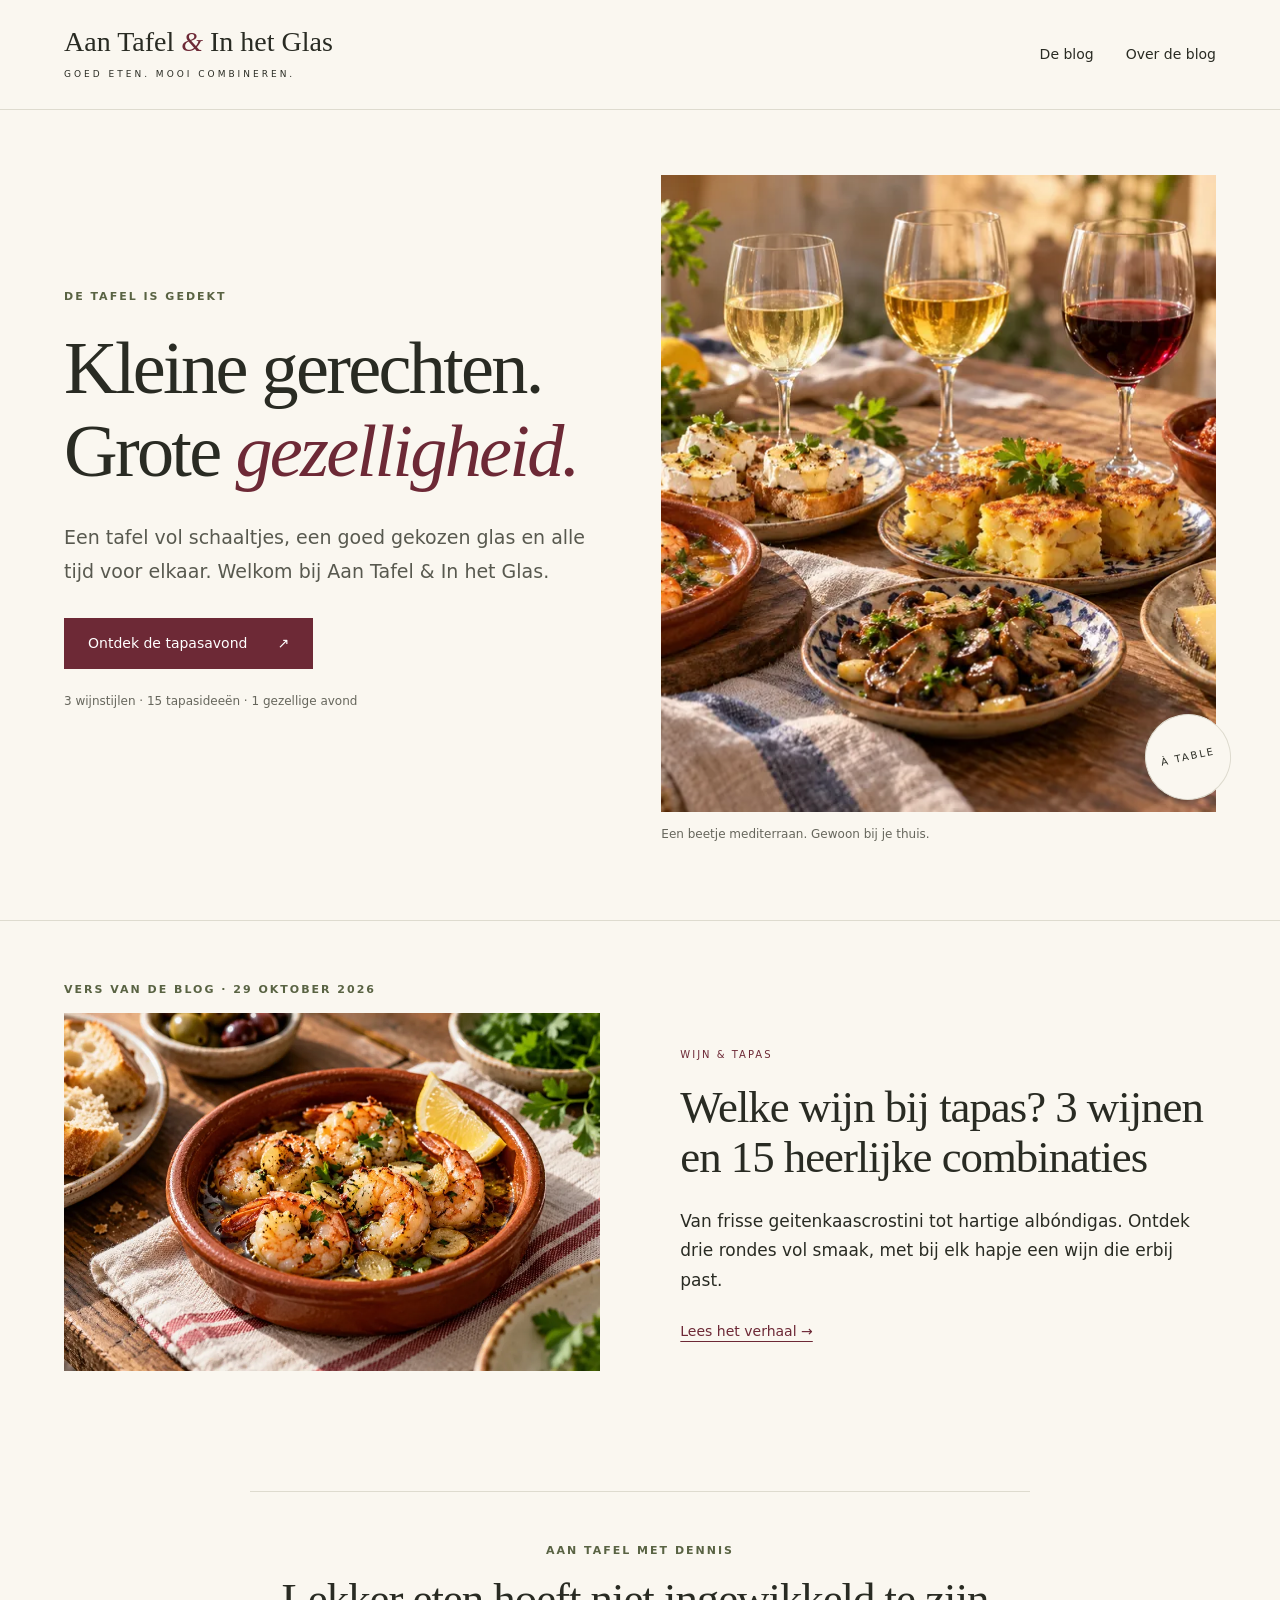
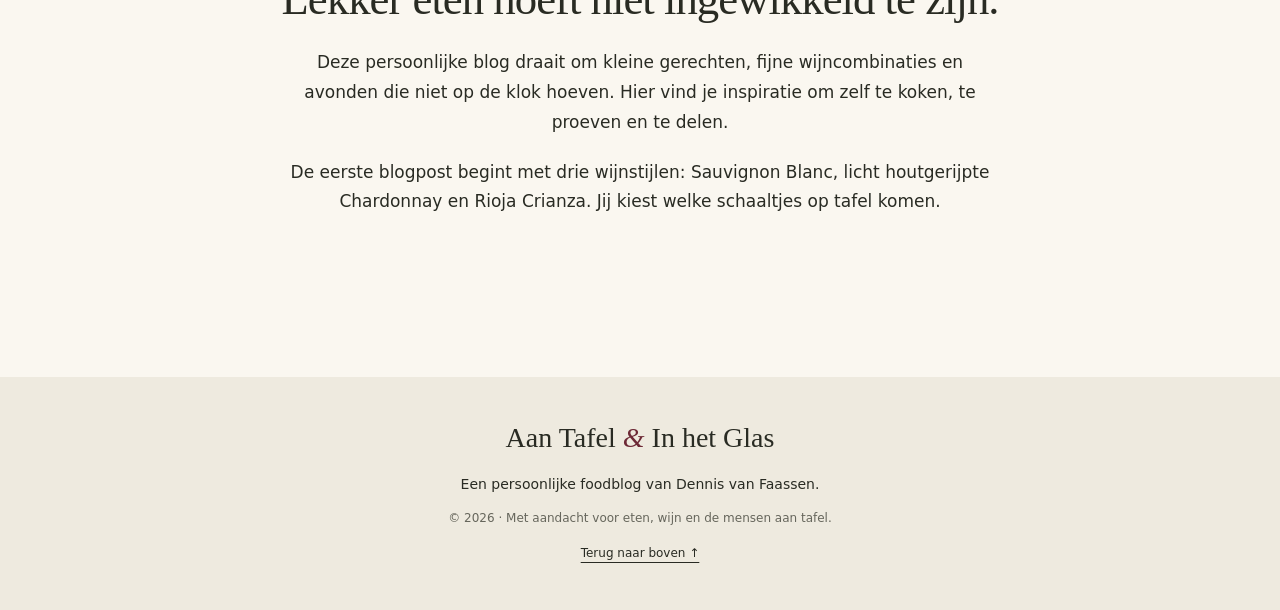
<file: index.html>
<!doctype html><html lang="nl"><head><meta charset="utf-8"><meta name="viewport" content="width=device-width,initial-scale=1"><title>Aan Tafel & In het Glas | Tapas, wijn en samen eten</title><meta name="description" content="Inspiratie voor gezellige avonden aan tafel. Ontdek welke wijn bij tapas past met 15 hapjes bij Sauvignon Blanc, Chardonnay en Rioja Crianza."><meta name="theme-color" content="#6d2936"><link rel="canonical" href="https://dennisvanfaassen.github.io/FoodBlog/"><link rel="icon" href="assets/favicon.svg" type="image/svg+xml"><link rel="stylesheet" href="assets/style.css"><meta property="og:type" content="website"><meta property="og:locale" content="nl_NL"><meta property="og:title" content="Aan Tafel & In het Glas | Tapas, wijn en samen eten"><meta property="og:description" content="Inspiratie voor gezellige avonden aan tafel. Ontdek welke wijn bij tapas past met 15 hapjes bij Sauvignon Blanc, Chardonnay en Rioja Crianza."><meta property="og:url" content="https://dennisvanfaassen.github.io/FoodBlog/"><meta property="og:image" content="https://dennisvanfaassen.github.io/FoodBlog/assets/tapas-met-witte-en-rode-wijn-960.webp"><meta name="twitter:card" content="summary_large_image"><meta property="og:image:alt" content="Een tapastafel met kleine gerechten en glazen witte en rode wijn"><meta property="og:image:width" content="960"><meta property="og:image:height" content="640"><meta property="og:image:type" content="image/webp"><meta name="robots" content="index,follow,max-image-preview:large"></head><body><a class="skip" href="#main">Naar de inhoud</a><header class="header"><a class="brand" href="index.html">Aan Tafel <i>&</i> In het Glas<span>GOED ETEN. MOOI COMBINEREN.</span></a><nav aria-label="Hoofdnavigatie"><a href="wijn-bij-tapas/index.html">De blog</a><a href="#over">Over de blog</a></nav></header><main id="main"><section class="home-hero" id="top"><div><p class="eyebrow">DE TAFEL IS GEDEKT</p><h1>Kleine gerechten.<br>Grote <em>gezelligheid.</em></h1><p class="lead">Een tafel vol schaaltjes, een goed gekozen glas en alle tijd voor elkaar. Welkom bij Aan Tafel & In het Glas.</p><a class="button" href="wijn-bij-tapas/index.html">Ontdek de tapasavond <span>↗</span></a><p class="small">3 wijnstijlen · 15 tapasideeën · 1 gezellige avond</p></div><figure><img src="assets/tapas-met-witte-en-rode-wijn-960.webp" srcset="assets/tapas-met-witte-en-rode-wijn-480.webp 480w, assets/tapas-met-witte-en-rode-wijn-960.webp 960w" sizes="(max-width: 700px) calc(100vw - 44px), (max-width: 1440px) 44vw, 630px" width="960" height="640" alt="Tapastafel met witte en rode wijn, garnalen, tortilla en kaas" fetchpriority="high" decoding="async"><figcaption>Een beetje mediterraan. Gewoon bij je thuis.</figcaption></figure></section><section class="latest"><p class="eyebrow">VERS VAN DE BLOG · 29 OKTOBER 2026</p><div class="feature"><a class="feature-image" href="wijn-bij-tapas/index.html"><img src="assets/gambas-al-ajillo-knoflook-peterselie-960.webp" srcset="assets/gambas-al-ajillo-knoflook-peterselie-480.webp 480w, assets/gambas-al-ajillo-knoflook-peterselie-960.webp 960w" sizes="(max-width: 700px) calc(100vw - 44px), (max-width: 1440px) 44vw, 630px" width="960" height="640" alt="Gambas al ajillo met knoflook, peterselie en citroen in een terracotta schaaltje" loading="lazy" decoding="async"></a><div><span class="tag">WIJN & TAPAS</span><h2><a href="wijn-bij-tapas/index.html">Welke wijn bij tapas? 3 wijnen en 15 heerlijke combinaties</a></h2><p>Van frisse geitenkaascrostini tot hartige albóndigas. Ontdek drie rondes vol smaak, met bij elk hapje een wijn die erbij past.</p><a class="textlink" href="wijn-bij-tapas/index.html">Lees het verhaal →</a></div></div></section><section class="about" id="over"><p class="eyebrow">AAN TAFEL MET DENNIS</p><h2>Lekker eten hoeft niet ingewikkeld te zijn.</h2><p>Deze persoonlijke blog draait om kleine gerechten, fijne wijncombinaties en avonden die niet op de klok hoeven. Hier vind je inspiratie om zelf te koken, te proeven en te delen.</p><p>De eerste blogpost begint met drie wijnstijlen: Sauvignon Blanc, licht houtgerijpte Chardonnay en Rioja Crianza. Jij kiest welke schaaltjes op tafel komen.</p></section></main><footer><a class="brand" href="index.html">Aan Tafel <i>&</i> In het Glas</a><p>Een persoonlijke foodblog van Dennis van Faassen.</p><p class="small">© 2026 · Met aandacht voor eten, wijn en de mensen aan tafel.</p><a href="#top">Terug naar boven ↑</a></footer></body></html>
</file>
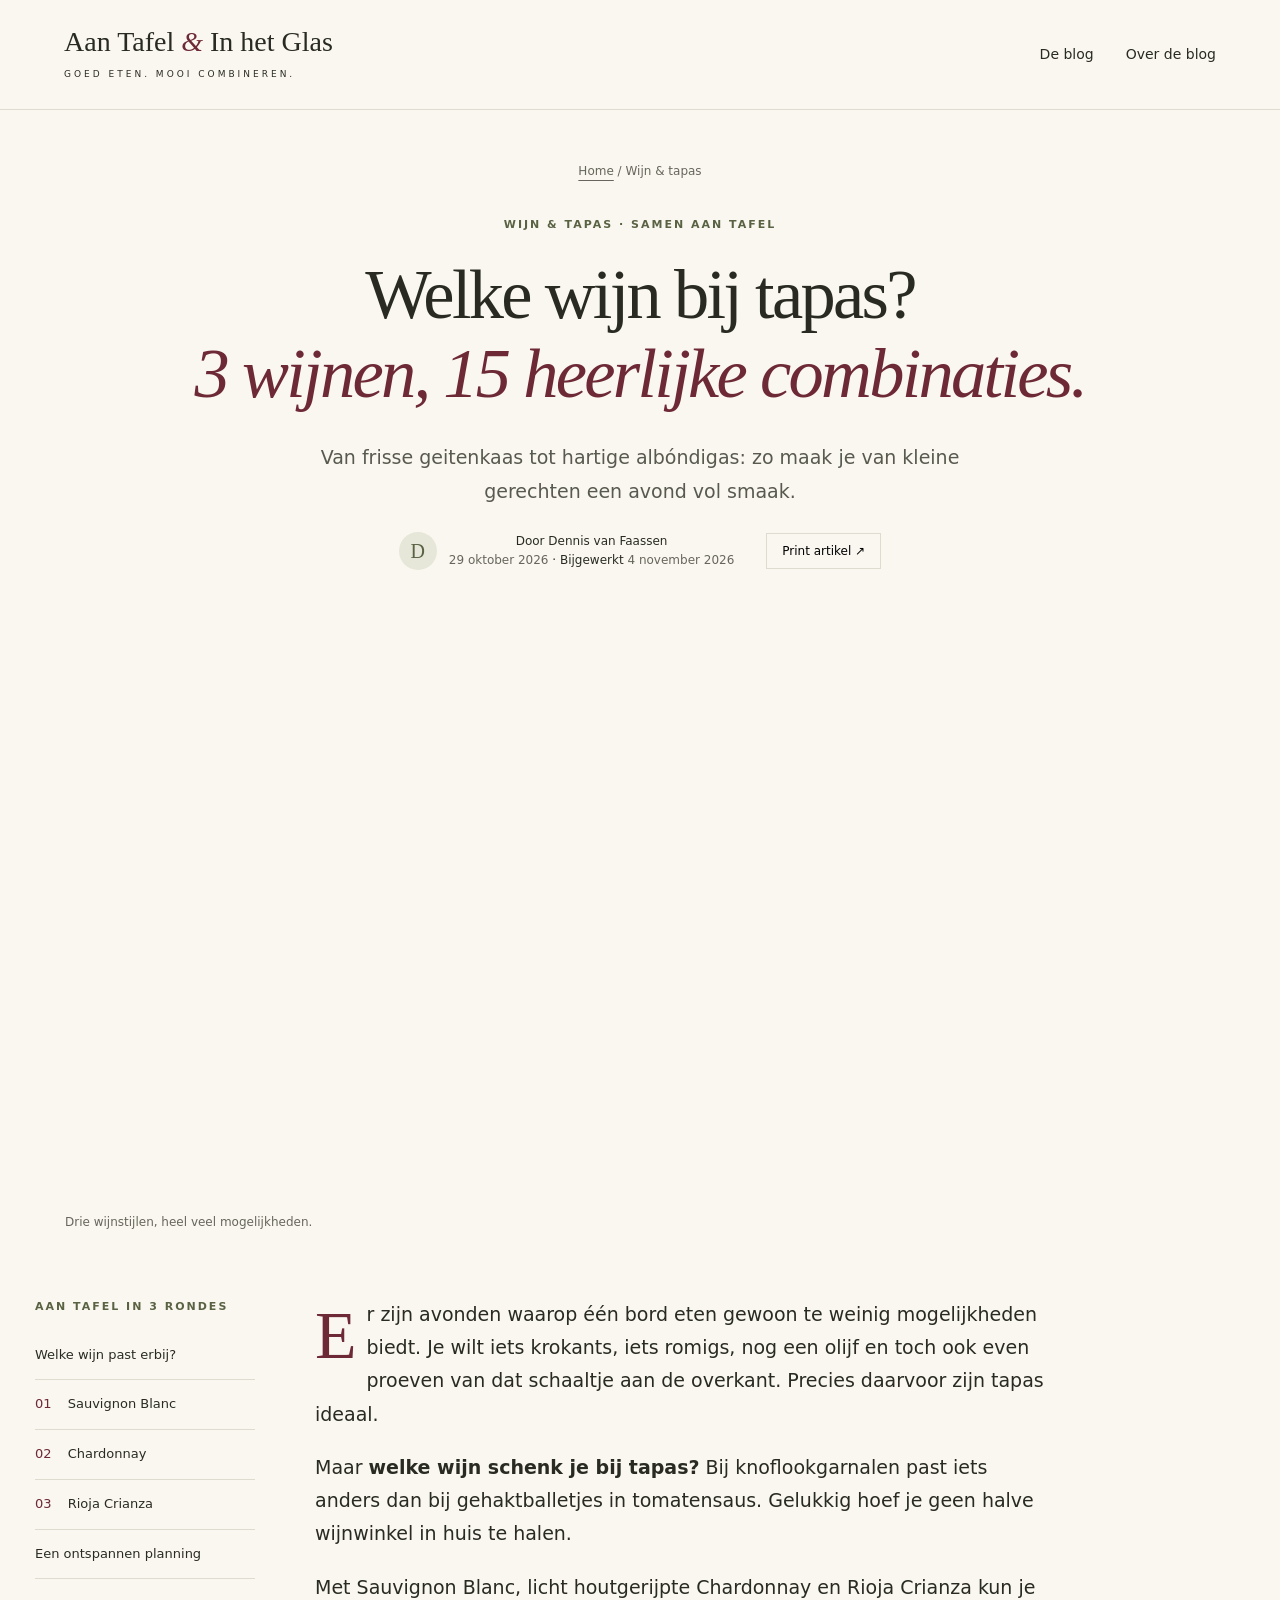
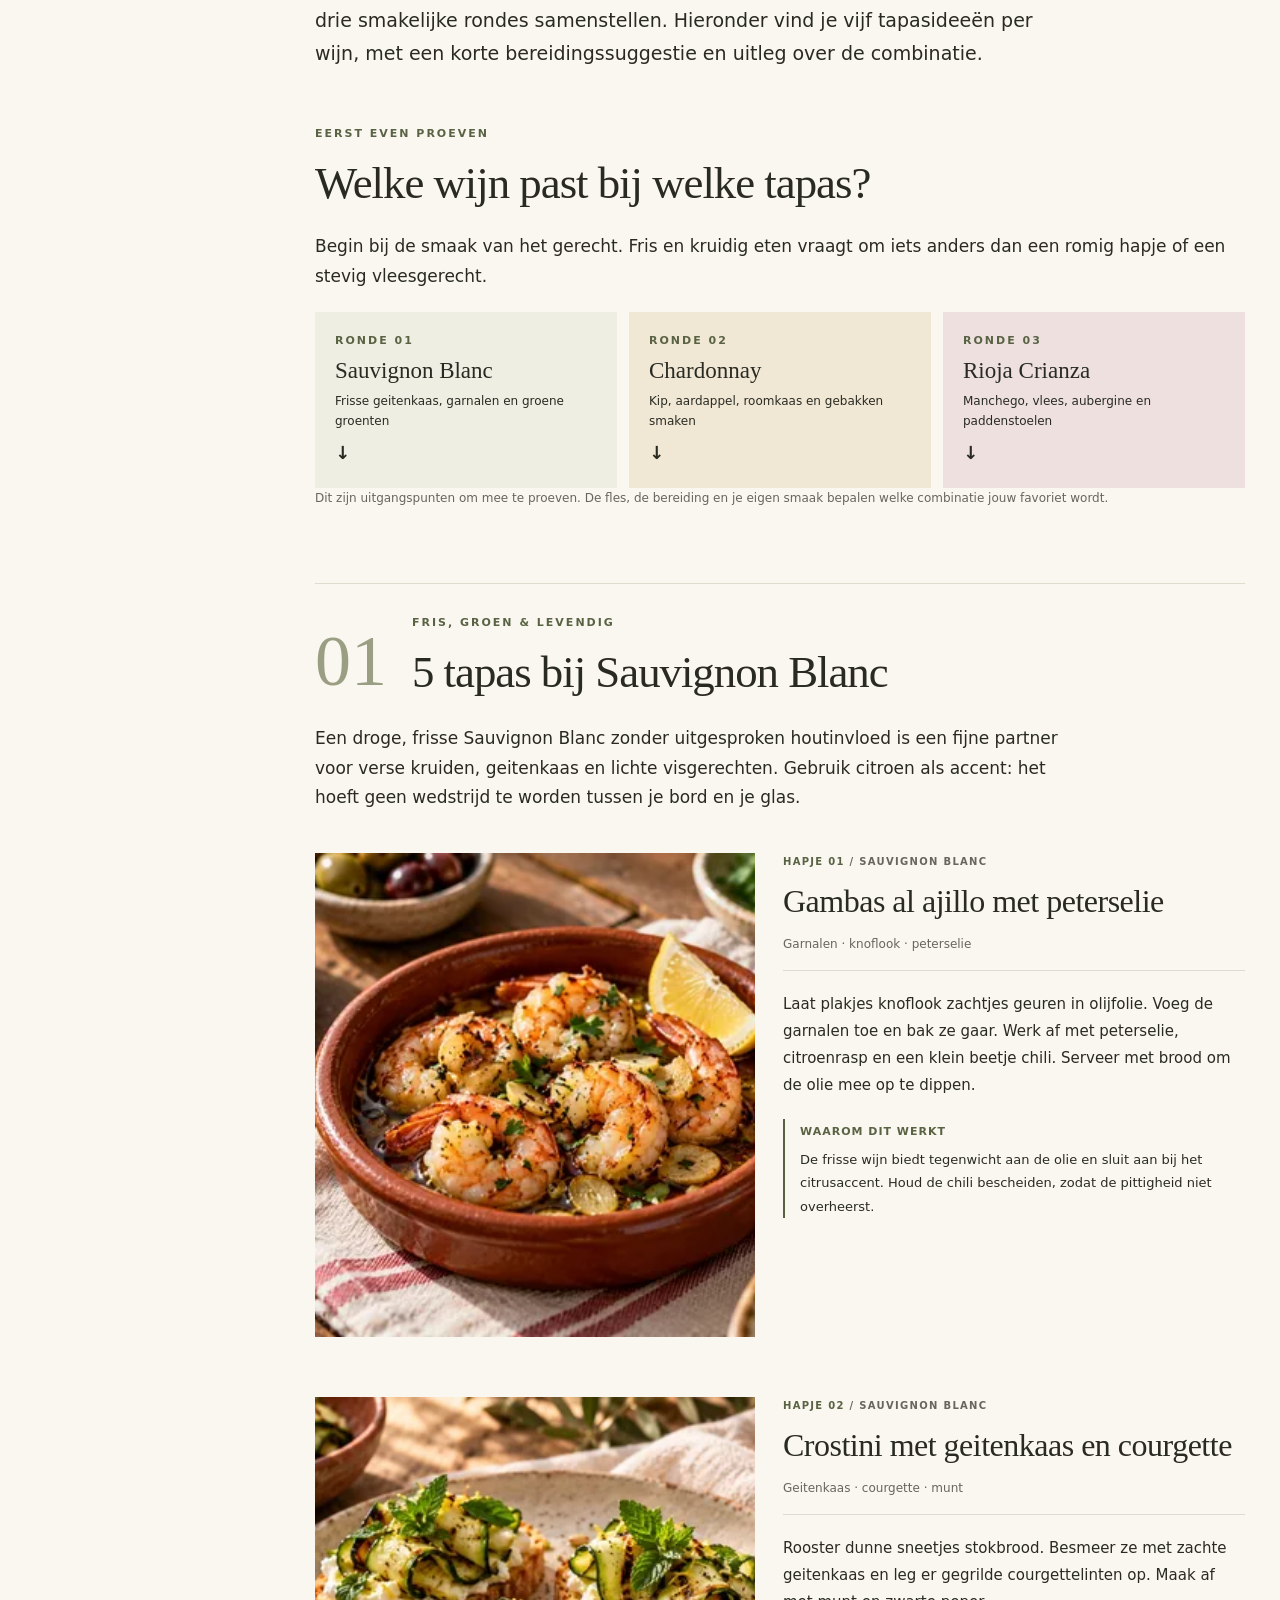
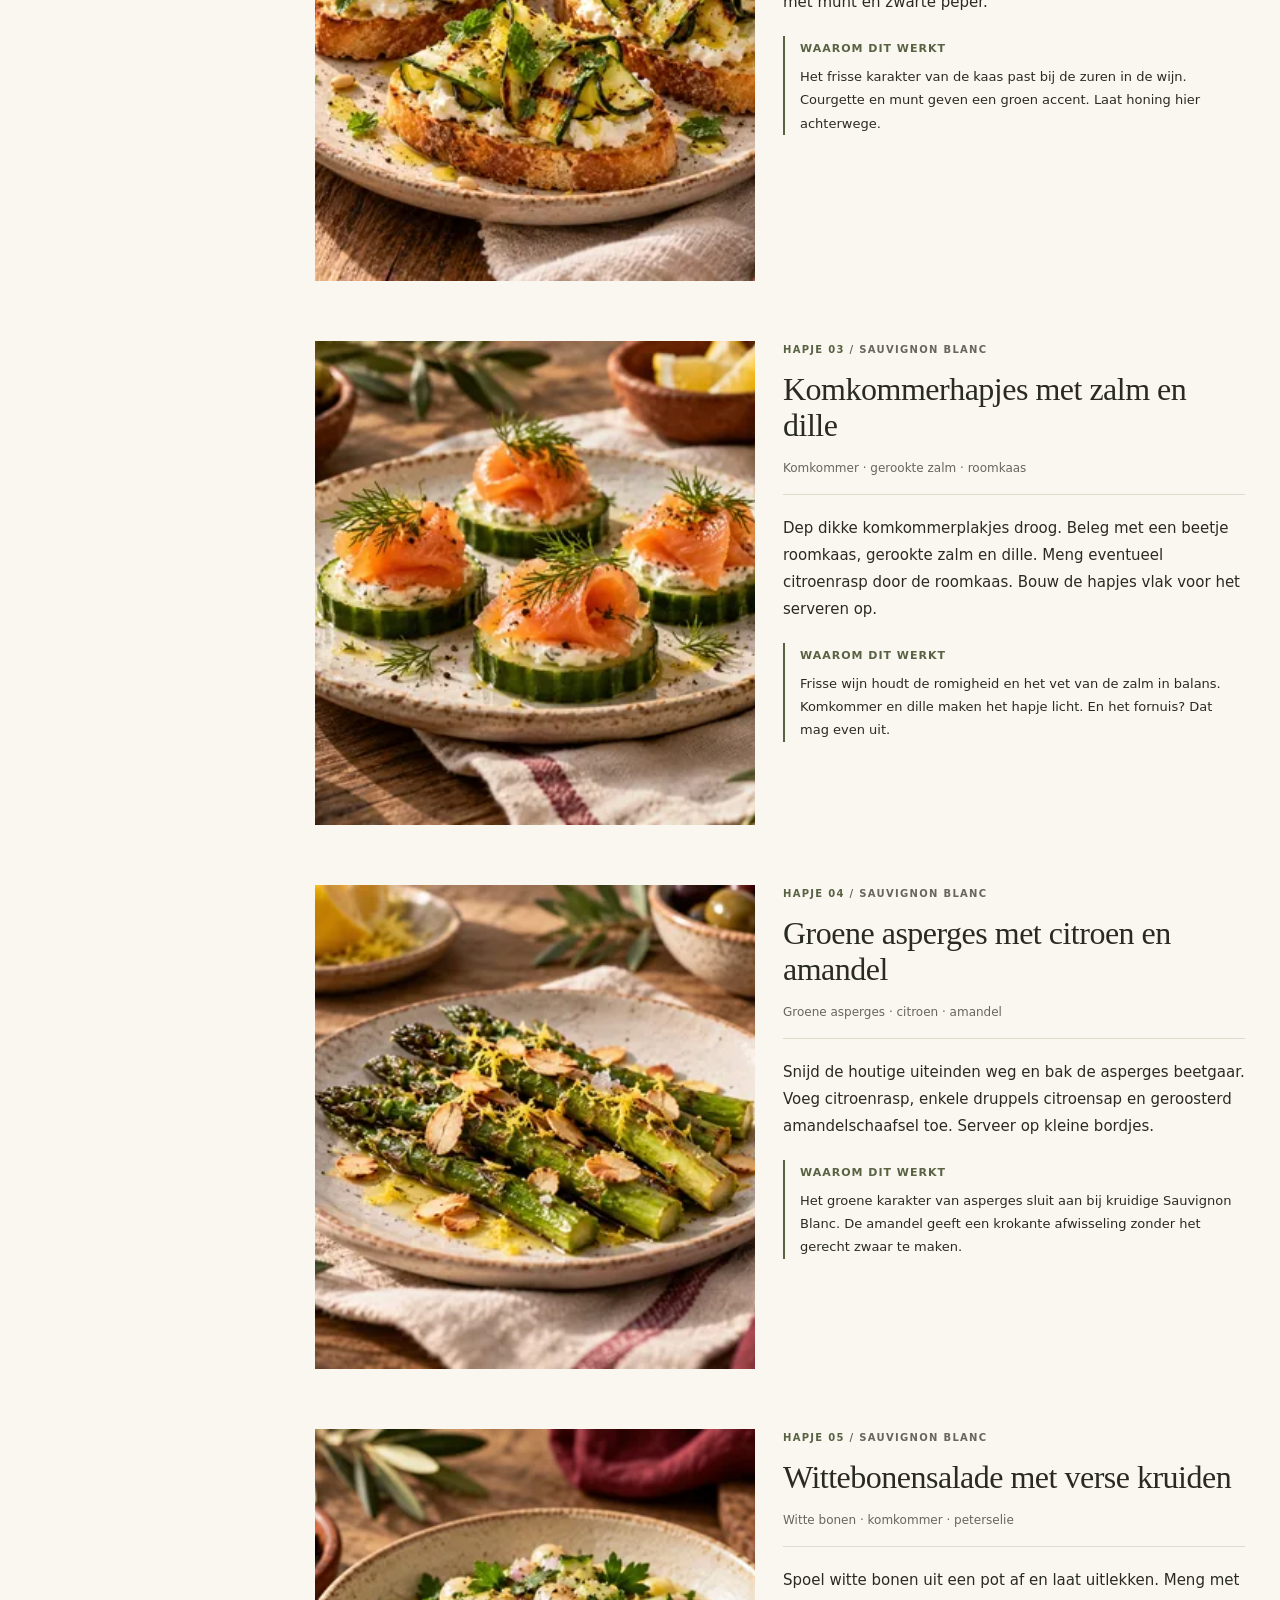
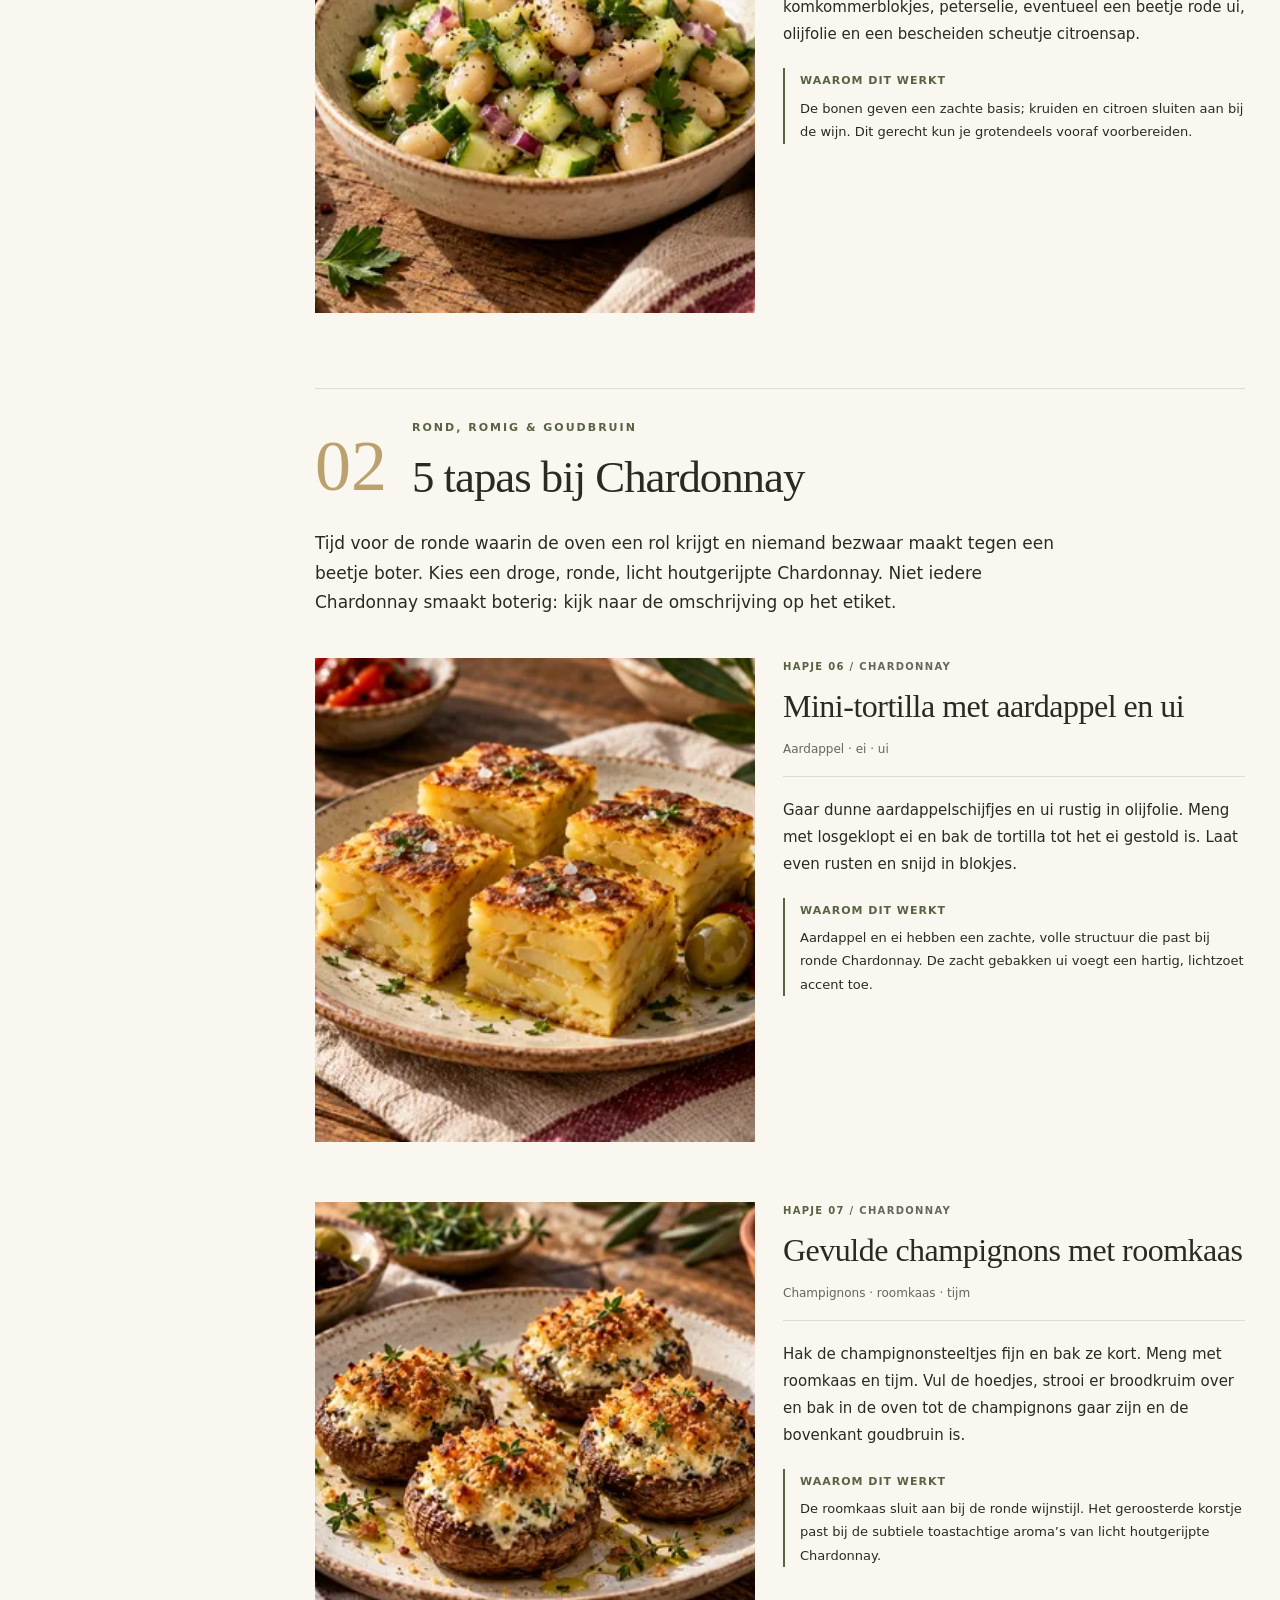
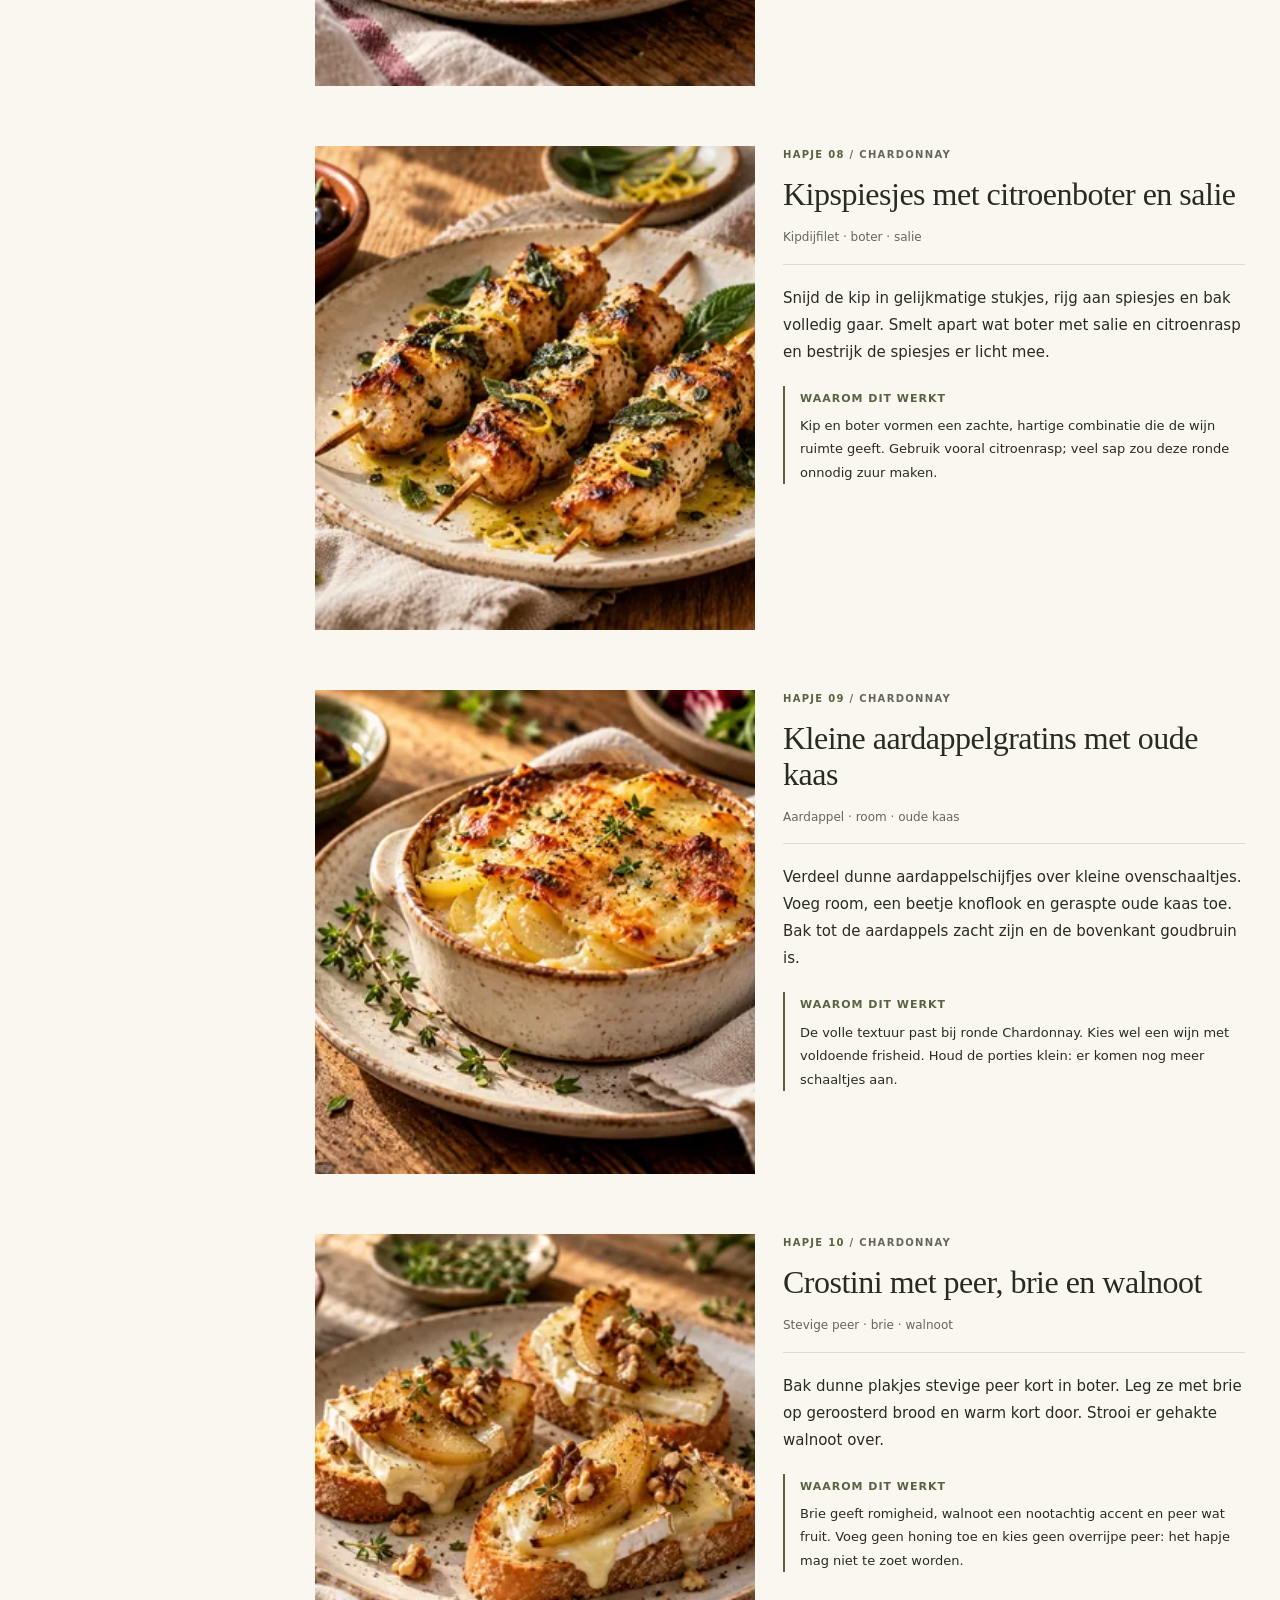
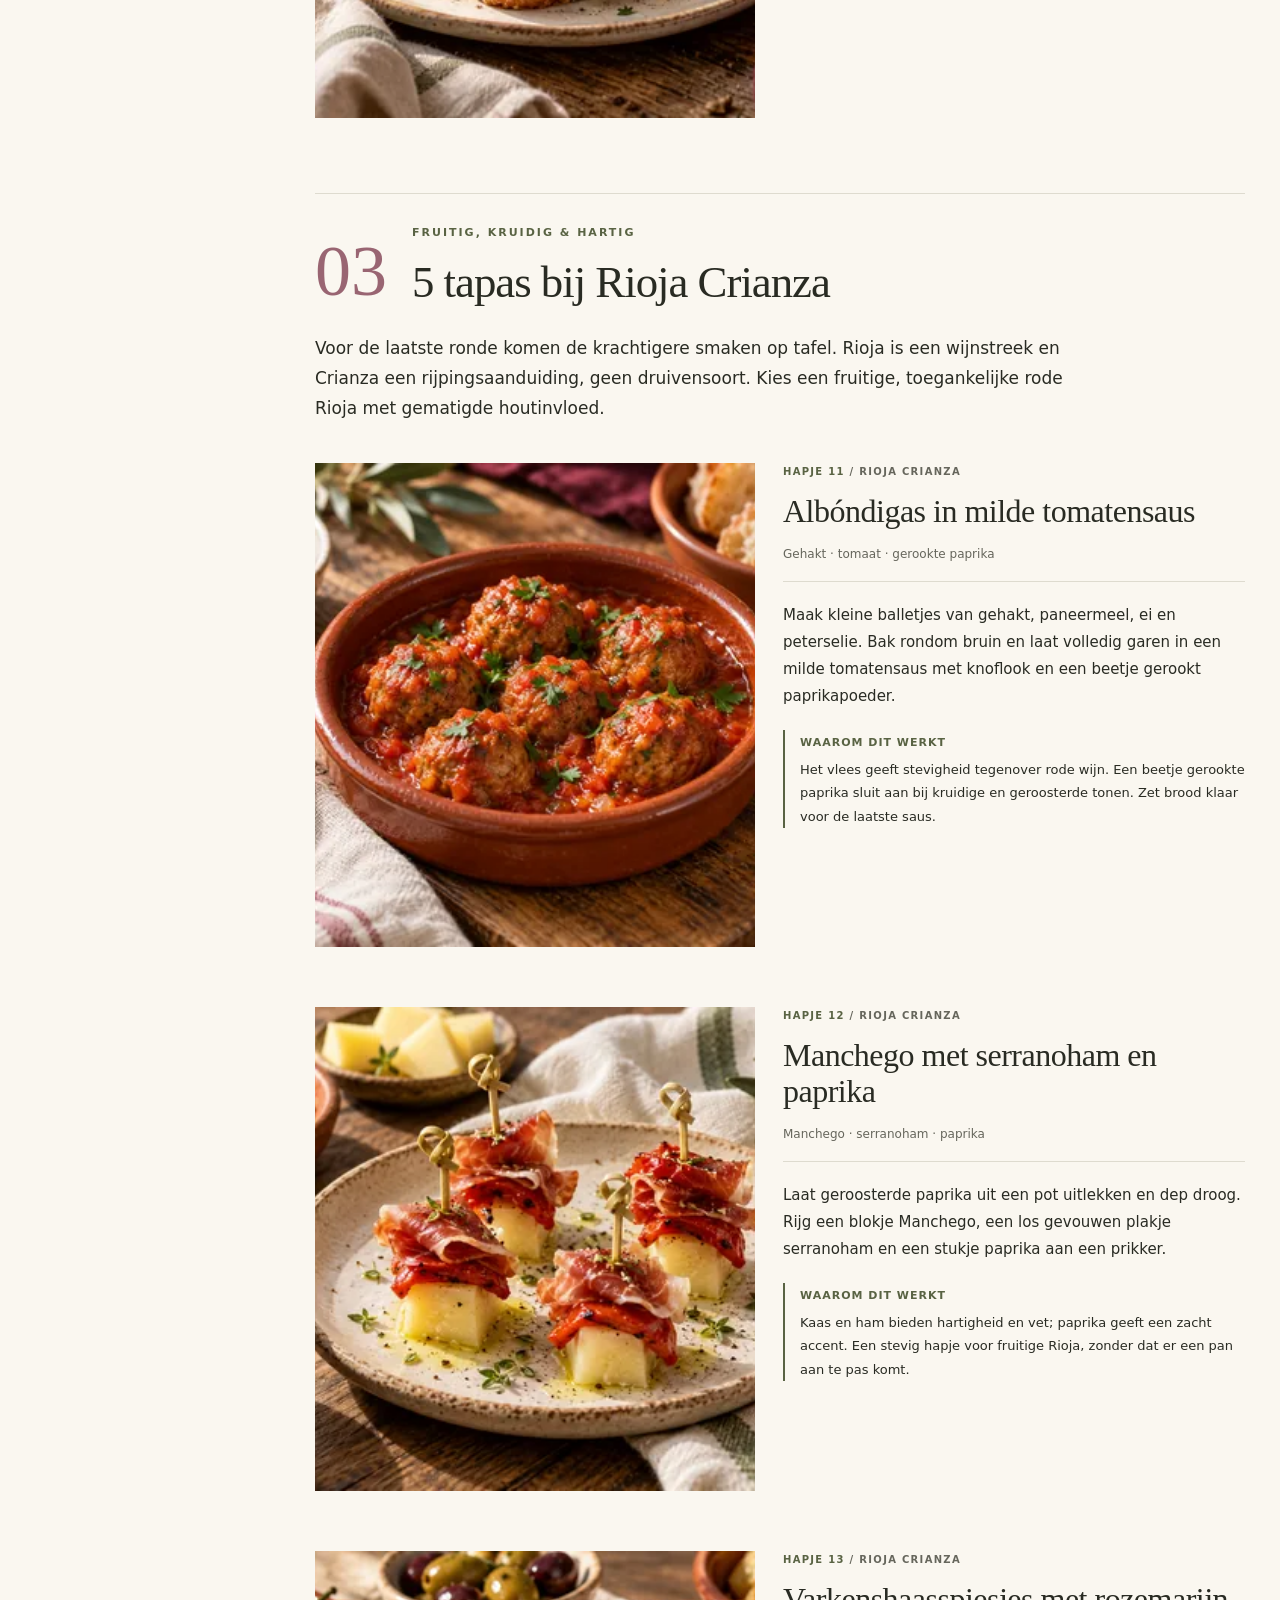
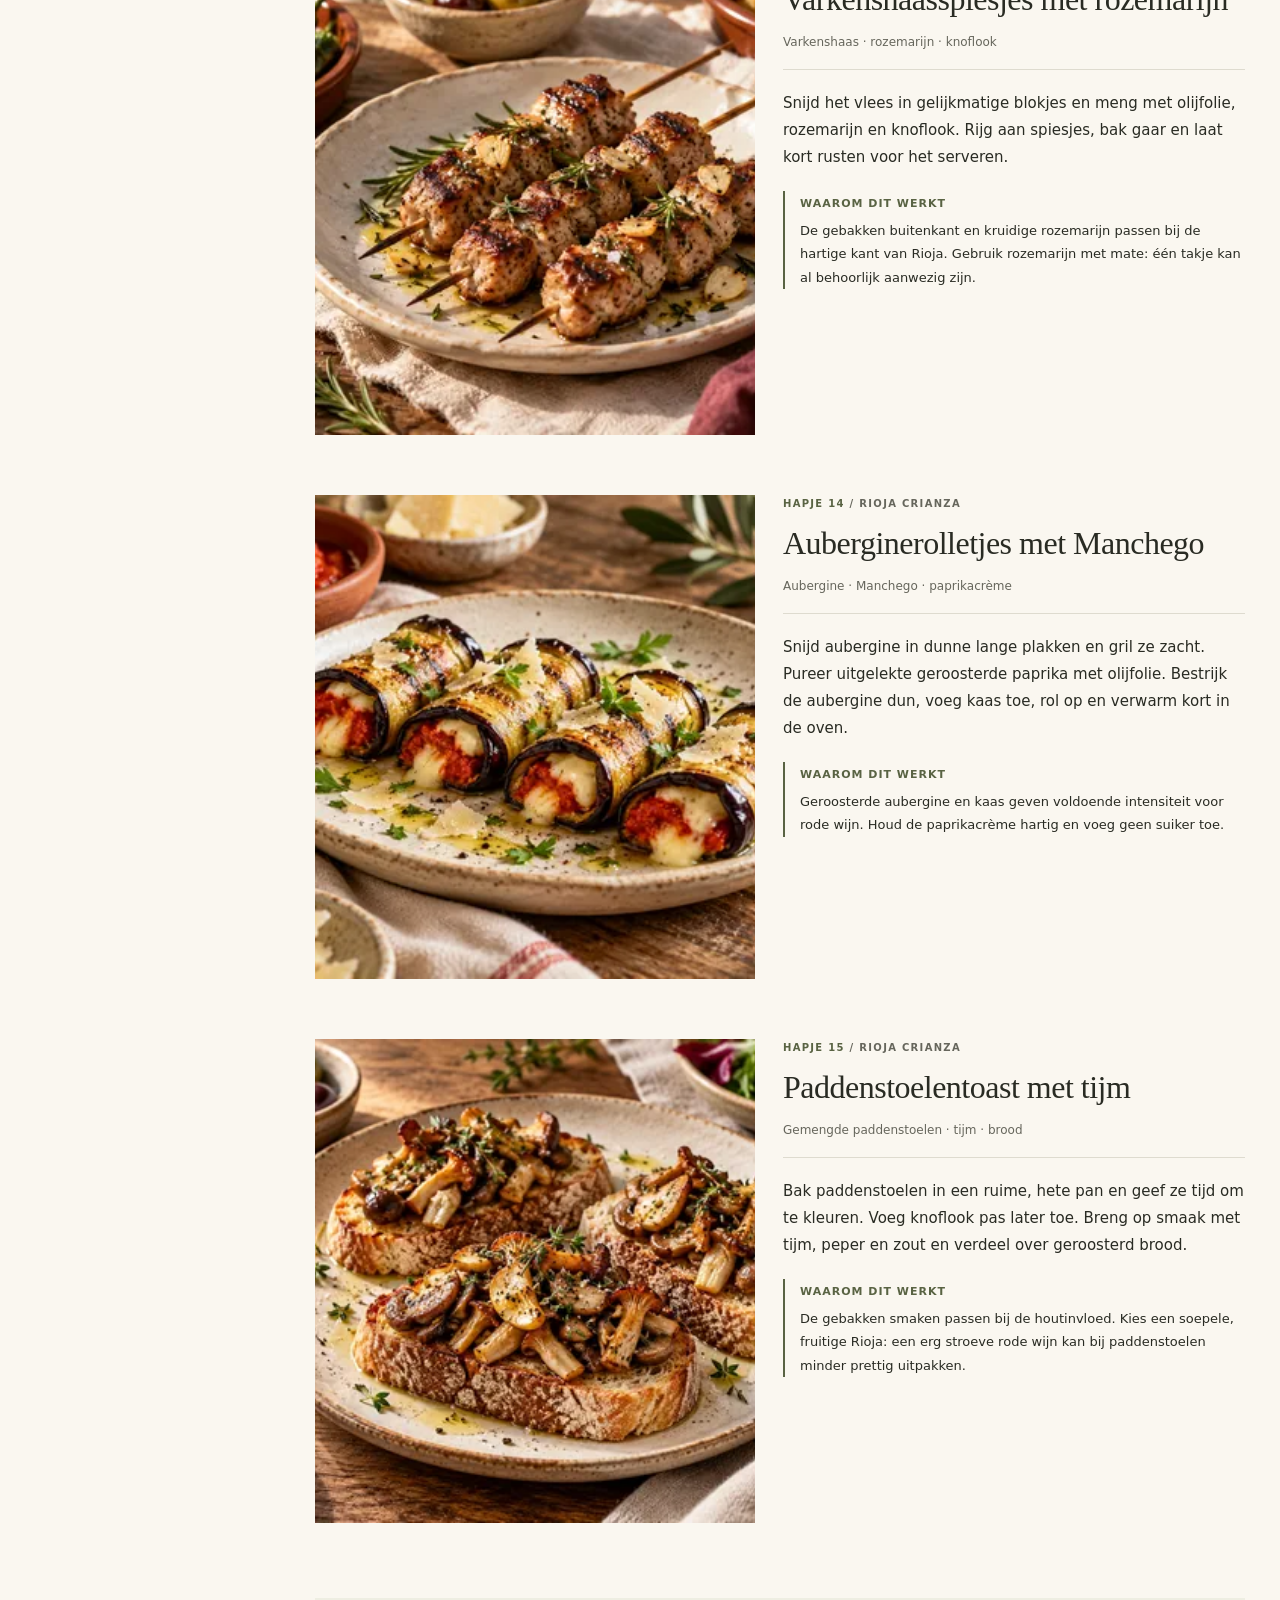
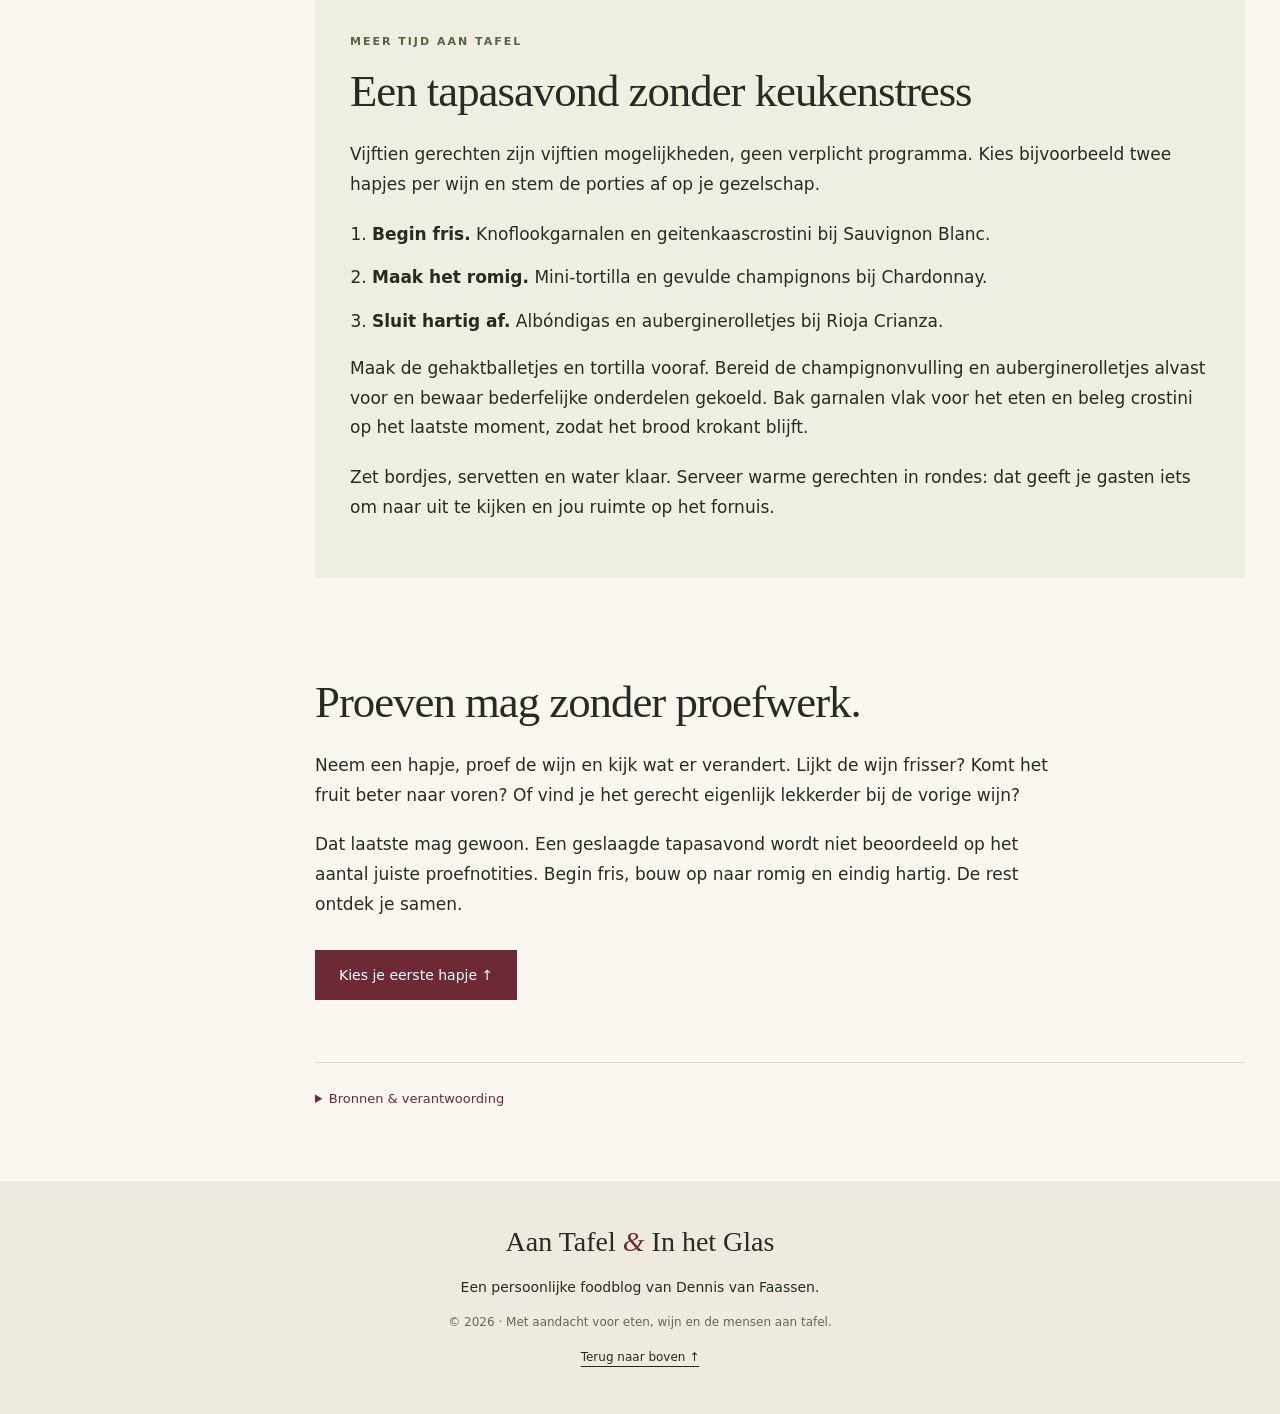
<file: wijn-bij-tapas/index.html>
<!doctype html><html lang="nl"><head><meta charset="utf-8"><meta name="viewport" content="width=device-width,initial-scale=1"><title>Welke wijn bij tapas? 3 wijnen en 15 lekkere combinaties</title><meta name="description" content="Welke wijn past bij tapas? Ontdek 15 tapasgerechten bij Sauvignon Blanc, Chardonnay en Rioja Crianza, met tips voor een gezellige avond."><meta name="theme-color" content="#6d2936"><link rel="canonical" href="https://dennisvanfaassen.github.io/FoodBlog/wijn-bij-tapas/"><link rel="icon" href="../assets/favicon.svg" type="image/svg+xml"><link rel="stylesheet" href="../assets/style.css"><meta property="og:type" content="article"><meta property="og:locale" content="nl_NL"><meta property="og:title" content="Welke wijn bij tapas? 3 wijnen en 15 lekkere combinaties"><meta property="og:description" content="Welke wijn past bij tapas? Ontdek 15 tapasgerechten bij Sauvignon Blanc, Chardonnay en Rioja Crianza, met tips voor een gezellige avond."><meta property="og:url" content="https://dennisvanfaassen.github.io/FoodBlog/wijn-bij-tapas/"><meta property="og:image" content="https://dennisvanfaassen.github.io/FoodBlog/assets/tapas-met-witte-en-rode-wijn-960.webp"><meta name="twitter:card" content="summary_large_image"><meta property="og:image:alt" content="Een tapastafel met kleine gerechten en glazen witte en rode wijn"><meta property="og:image:width" content="960"><meta property="og:image:height" content="640"><meta property="og:image:type" content="image/webp"><meta name="robots" content="index,follow,max-image-preview:large"></head><body><a class="skip" href="#main">Naar de inhoud</a><header class="header"><a class="brand" href="../index.html">Aan Tafel <i>&</i> In het Glas<span>GOED ETEN. MOOI COMBINEREN.</span></a><nav aria-label="Hoofdnavigatie"><a href="index.html">De blog</a><a href="../index.html#over">Over de blog</a></nav></header><main id="main"><article><header class="article-head" id="top"><a class="breadcrumb" href="../index.html">Home</a><span class="breadcrumb"> / Wijn & tapas</span><p class="eyebrow">WIJN & TAPAS · SAMEN AAN TAFEL</p><h1>Welke wijn bij tapas?<br><em>3 wijnen, 15 heerlijke combinaties.</em></h1><p class="lead">Van frisse geitenkaas tot hartige albóndigas: zo maak je van kleine gerechten een avond vol smaak.</p><div class="byline"><span class="avatar">D</span><span>Door Dennis van Faassen<br><time datetime="2026-10-29">29 oktober 2026</time> · Bijgewerkt <time datetime="2026-11-04">4 november 2026</time></span><button class="print" type="button" id="print-button" hidden>Print artikel ↗</button></div></header><figure class="article-hero"><img src="../assets/tapas-met-witte-en-rode-wijn-960.webp" srcset="../assets/tapas-met-witte-en-rode-wijn-480.webp 480w, ../assets/tapas-met-witte-en-rode-wijn-960.webp 960w" sizes="(max-width: 700px) calc(100vw - 36px), (max-width: 1200px) calc(100vw - 50px), 1150px" width="960" height="640" alt="Tapas met drie glazen wijn, garnalen, geitenkaascrostini, tortilla en kaas" fetchpriority="high" decoding="async"><figcaption>Drie wijnstijlen, heel veel mogelijkheden.</figcaption></figure><div class="article-layout"><aside><nav class="toc" aria-label="In dit artikel"><p class="eyebrow">AAN TAFEL IN 3 RONDES</p><a href="#overzicht">Welke wijn past erbij?</a><a href="#sauvignon-blanc"><span>01</span> Sauvignon Blanc</a><a href="#chardonnay"><span>02</span> Chardonnay</a><a href="#rioja"><span>03</span> Rioja Crianza</a><a href="#planning">Een ontspannen planning</a></nav></aside><div class="article-body"><div class="intro"><p>Er zijn avonden waarop één bord eten gewoon te weinig mogelijkheden biedt. Je wilt iets krokants, iets romigs, nog een olijf en toch ook even proeven van dat schaaltje aan de overkant. Precies daarvoor zijn tapas ideaal.</p><p>Maar <strong>welke wijn schenk je bij tapas?</strong> Bij knoflookgarnalen past iets anders dan bij gehaktballetjes in tomatensaus. Gelukkig hoef je geen halve wijnwinkel in huis te halen.</p><p>Met Sauvignon Blanc, licht houtgerijpte Chardonnay en Rioja Crianza kun je drie smakelijke rondes samenstellen. Hieronder vind je vijf tapasideeën per wijn, met een korte bereidingssuggestie en uitleg over de combinatie.</p></div><section id="overzicht"><p class="eyebrow">EERST EVEN PROEVEN</p><h2>Welke wijn past bij welke tapas?</h2><p>Begin bij de smaak van het gerecht. Fris en kruidig eten vraagt om iets anders dan een romig hapje of een stevig vleesgerecht.</p><div class="wine-overview"><a class="wine-choice fris" href="#sauvignon-blanc"><span class="eyebrow">RONDE 01</span><strong>Sauvignon Blanc</strong><span>Frisse geitenkaas, garnalen en groene groenten</span><b aria-hidden="true">↓</b></a><a class="wine-choice romig" href="#chardonnay"><span class="eyebrow">RONDE 02</span><strong>Chardonnay</strong><span>Kip, aardappel, roomkaas en gebakken smaken</span><b aria-hidden="true">↓</b></a><a class="wine-choice hartig" href="#rioja"><span class="eyebrow">RONDE 03</span><strong>Rioja Crianza</strong><span>Manchego, vlees, aubergine en paddenstoelen</span><b aria-hidden="true">↓</b></a></div><p class="small">Dit zijn uitgangspunten om mee te proeven. De fles, de bereiding en je eigen smaak bepalen welke combinatie jouw favoriet wordt.</p></section><section class="wine-section fris" id="sauvignon-blanc"><div class="wine-heading"><span class="round">01</span><div><p class="eyebrow">Fris, groen & levendig</p><h2>5 tapas bij Sauvignon Blanc</h2></div></div><p class="section-intro">Een droge, frisse Sauvignon Blanc zonder uitgesproken houtinvloed is een fijne partner voor verse kruiden, geitenkaas en lichte visgerechten. Gebruik citroen als accent: het hoeft geen wedstrijd te worden tussen je bord en je glas.</p><section class="dish" id="01-gambas"><figure><img src="../assets/gambas-al-ajillo-knoflook-peterselie-960.webp" srcset="../assets/gambas-al-ajillo-knoflook-peterselie-480.webp 480w, ../assets/gambas-al-ajillo-knoflook-peterselie-960.webp 960w" sizes="(max-width: 700px) calc(100vw - 44px), (max-width: 1050px) calc(100vw - 255px), (max-width: 1320px) calc((100vw - 378px) / 2.05), 460px" width="960" height="640" alt="Gambas al ajillo met knoflook, peterselie en citroen in een terracotta schaaltje" loading="lazy" decoding="async"></figure><div class="dish-copy"><p class="eyebrow">HAPJE 01 <span> / Sauvignon Blanc</span></p><h3>Gambas al ajillo met peterselie</h3><p class="ingredients">Garnalen · knoflook · peterselie</p><p>Laat plakjes knoflook zachtjes geuren in olijfolie. Voeg de garnalen toe en bak ze gaar. Werk af met peterselie, citroenrasp en een klein beetje chili. Serveer met brood om de olie mee op te dippen.</p><div class="pairing"><strong>Waarom dit werkt</strong><p>De frisse wijn biedt tegenwicht aan de olie en sluit aan bij het citrusaccent. Houd de chili bescheiden, zodat de pittigheid niet overheerst.</p></div></div></section><section class="dish" id="02-geitenkaas"><figure><img src="../assets/crostini-geitenkaas-courgette-960.webp" srcset="../assets/crostini-geitenkaas-courgette-480.webp 480w, ../assets/crostini-geitenkaas-courgette-960.webp 960w" sizes="(max-width: 700px) calc(100vw - 44px), (max-width: 1050px) calc(100vw - 255px), (max-width: 1320px) calc((100vw - 378px) / 2.05), 460px" width="960" height="640" alt="Crostini met zachte geitenkaas, gegrilde courgette en groene kruiden" loading="lazy" decoding="async"></figure><div class="dish-copy"><p class="eyebrow">HAPJE 02 <span> / Sauvignon Blanc</span></p><h3>Crostini met geitenkaas en courgette</h3><p class="ingredients">Geitenkaas · courgette · munt</p><p>Rooster dunne sneetjes stokbrood. Besmeer ze met zachte geitenkaas en leg er gegrilde courgettelinten op. Maak af met munt en zwarte peper.</p><div class="pairing"><strong>Waarom dit werkt</strong><p>Het frisse karakter van de kaas past bij de zuren in de wijn. Courgette en munt geven een groen accent. Laat honing hier achterwege.</p></div></div></section><section class="dish" id="03-zalm"><figure><img src="../assets/komkommerhapjes-zalm-dille-960.webp" srcset="../assets/komkommerhapjes-zalm-dille-480.webp 480w, ../assets/komkommerhapjes-zalm-dille-960.webp 960w" sizes="(max-width: 700px) calc(100vw - 44px), (max-width: 1050px) calc(100vw - 255px), (max-width: 1320px) calc((100vw - 378px) / 2.05), 460px" width="960" height="640" alt="Komkommerplakjes met roomkaas, gerookte zalm en dille" loading="lazy" decoding="async"></figure><div class="dish-copy"><p class="eyebrow">HAPJE 03 <span> / Sauvignon Blanc</span></p><h3>Komkommerhapjes met zalm en dille</h3><p class="ingredients">Komkommer · gerookte zalm · roomkaas</p><p>Dep dikke komkommerplakjes droog. Beleg met een beetje roomkaas, gerookte zalm en dille. Meng eventueel citroenrasp door de roomkaas. Bouw de hapjes vlak voor het serveren op.</p><div class="pairing"><strong>Waarom dit werkt</strong><p>Frisse wijn houdt de romigheid en het vet van de zalm in balans. Komkommer en dille maken het hapje licht. En het fornuis? Dat mag even uit.</p></div></div></section><section class="dish" id="04-asperges"><figure><img src="../assets/groene-asperges-citroen-amandel-960.webp" srcset="../assets/groene-asperges-citroen-amandel-480.webp 480w, ../assets/groene-asperges-citroen-amandel-960.webp 960w" sizes="(max-width: 700px) calc(100vw - 44px), (max-width: 1050px) calc(100vw - 255px), (max-width: 1320px) calc((100vw - 378px) / 2.05), 460px" width="960" height="640" alt="Gebakken groene asperges met citroen en geroosterd amandelschaafsel" loading="lazy" decoding="async"></figure><div class="dish-copy"><p class="eyebrow">HAPJE 04 <span> / Sauvignon Blanc</span></p><h3>Groene asperges met citroen en amandel</h3><p class="ingredients">Groene asperges · citroen · amandel</p><p>Snijd de houtige uiteinden weg en bak de asperges beetgaar. Voeg citroenrasp, enkele druppels citroensap en geroosterd amandelschaafsel toe. Serveer op kleine bordjes.</p><div class="pairing"><strong>Waarom dit werkt</strong><p>Het groene karakter van asperges sluit aan bij kruidige Sauvignon Blanc. De amandel geeft een krokante afwisseling zonder het gerecht zwaar te maken.</p></div></div></section><section class="dish" id="05-bonensalade"><figure><img src="../assets/wittebonensalade-komkommer-kruiden-960.webp" srcset="../assets/wittebonensalade-komkommer-kruiden-480.webp 480w, ../assets/wittebonensalade-komkommer-kruiden-960.webp 960w" sizes="(max-width: 700px) calc(100vw - 44px), (max-width: 1050px) calc(100vw - 255px), (max-width: 1320px) calc((100vw - 378px) / 2.05), 460px" width="960" height="640" alt="Wittebonensalade met komkommer, rode ui en verse kruiden" loading="lazy" decoding="async"></figure><div class="dish-copy"><p class="eyebrow">HAPJE 05 <span> / Sauvignon Blanc</span></p><h3>Wittebonensalade met verse kruiden</h3><p class="ingredients">Witte bonen · komkommer · peterselie</p><p>Spoel witte bonen uit een pot af en laat uitlekken. Meng met komkommerblokjes, peterselie, eventueel een beetje rode ui, olijfolie en een bescheiden scheutje citroensap.</p><div class="pairing"><strong>Waarom dit werkt</strong><p>De bonen geven een zachte basis; kruiden en citroen sluiten aan bij de wijn. Dit gerecht kun je grotendeels vooraf voorbereiden.</p></div></div></section></section><section class="wine-section romig" id="chardonnay"><div class="wine-heading"><span class="round">02</span><div><p class="eyebrow">Rond, romig & goudbruin</p><h2>5 tapas bij Chardonnay</h2></div></div><p class="section-intro">Tijd voor de ronde waarin de oven een rol krijgt en niemand bezwaar maakt tegen een beetje boter. Kies een droge, ronde, licht houtgerijpte Chardonnay. Niet iedere Chardonnay smaakt boterig: kijk naar de omschrijving op het etiket.</p><section class="dish" id="06-tortilla"><figure><img src="../assets/mini-tortilla-aardappel-ui-960.webp" srcset="../assets/mini-tortilla-aardappel-ui-480.webp 480w, ../assets/mini-tortilla-aardappel-ui-960.webp 960w" sizes="(max-width: 700px) calc(100vw - 44px), (max-width: 1050px) calc(100vw - 255px), (max-width: 1320px) calc((100vw - 378px) / 2.05), 460px" width="960" height="640" alt="Goudbruin gebakken blokjes tortilla met aardappel en ui" loading="lazy" decoding="async"></figure><div class="dish-copy"><p class="eyebrow">HAPJE 06 <span> / Chardonnay</span></p><h3>Mini-tortilla met aardappel en ui</h3><p class="ingredients">Aardappel · ei · ui</p><p>Gaar dunne aardappelschijfjes en ui rustig in olijfolie. Meng met losgeklopt ei en bak de tortilla tot het ei gestold is. Laat even rusten en snijd in blokjes.</p><div class="pairing"><strong>Waarom dit werkt</strong><p>Aardappel en ei hebben een zachte, volle structuur die past bij ronde Chardonnay. De zacht gebakken ui voegt een hartig, lichtzoet accent toe.</p></div></div></section><section class="dish" id="07-champignons"><figure><img src="../assets/gevulde-champignons-roomkaas-960.webp" srcset="../assets/gevulde-champignons-roomkaas-480.webp 480w, ../assets/gevulde-champignons-roomkaas-960.webp 960w" sizes="(max-width: 700px) calc(100vw - 44px), (max-width: 1050px) calc(100vw - 255px), (max-width: 1320px) calc((100vw - 378px) / 2.05), 460px" width="960" height="640" alt="Gevulde champignons met roomkaas en een goudbruin kruimkorstje" loading="lazy" decoding="async"></figure><div class="dish-copy"><p class="eyebrow">HAPJE 07 <span> / Chardonnay</span></p><h3>Gevulde champignons met roomkaas</h3><p class="ingredients">Champignons · roomkaas · tijm</p><p>Hak de champignonsteeltjes fijn en bak ze kort. Meng met roomkaas en tijm. Vul de hoedjes, strooi er broodkruim over en bak in de oven tot de champignons gaar zijn en de bovenkant goudbruin is.</p><div class="pairing"><strong>Waarom dit werkt</strong><p>De roomkaas sluit aan bij de ronde wijnstijl. Het geroosterde korstje past bij de subtiele toastachtige aroma’s van licht houtgerijpte Chardonnay.</p></div></div></section><section class="dish" id="08-kipspiesjes"><figure><img src="../assets/kipspiesjes-citroenboter-salie-960.webp" srcset="../assets/kipspiesjes-citroenboter-salie-480.webp 480w, ../assets/kipspiesjes-citroenboter-salie-960.webp 960w" sizes="(max-width: 700px) calc(100vw - 44px), (max-width: 1050px) calc(100vw - 255px), (max-width: 1320px) calc((100vw - 378px) / 2.05), 460px" width="960" height="640" alt="Gebakken kipspiesjes met citroen en salie op een bord" loading="lazy" decoding="async"></figure><div class="dish-copy"><p class="eyebrow">HAPJE 08 <span> / Chardonnay</span></p><h3>Kipspiesjes met citroenboter en salie</h3><p class="ingredients">Kipdijfilet · boter · salie</p><p>Snijd de kip in gelijkmatige stukjes, rijg aan spiesjes en bak volledig gaar. Smelt apart wat boter met salie en citroenrasp en bestrijk de spiesjes er licht mee.</p><div class="pairing"><strong>Waarom dit werkt</strong><p>Kip en boter vormen een zachte, hartige combinatie die de wijn ruimte geeft. Gebruik vooral citroenrasp; veel sap zou deze ronde onnodig zuur maken.</p></div></div></section><section class="dish" id="09-gratin"><figure><img src="../assets/aardappelgratin-tijm-960.webp" srcset="../assets/aardappelgratin-tijm-480.webp 480w, ../assets/aardappelgratin-tijm-960.webp 960w" sizes="(max-width: 700px) calc(100vw - 44px), (max-width: 1050px) calc(100vw - 255px), (max-width: 1320px) calc((100vw - 378px) / 2.05), 460px" width="960" height="640" alt="Aardappelgratin met een goudbruin korstje in een klein ovenschaaltje" loading="lazy" decoding="async"></figure><div class="dish-copy"><p class="eyebrow">HAPJE 09 <span> / Chardonnay</span></p><h3>Kleine aardappelgratins met oude kaas</h3><p class="ingredients">Aardappel · room · oude kaas</p><p>Verdeel dunne aardappelschijfjes over kleine ovenschaaltjes. Voeg room, een beetje knoflook en geraspte oude kaas toe. Bak tot de aardappels zacht zijn en de bovenkant goudbruin is.</p><div class="pairing"><strong>Waarom dit werkt</strong><p>De volle textuur past bij ronde Chardonnay. Kies wel een wijn met voldoende frisheid. Houd de porties klein: er komen nog meer schaaltjes aan.</p></div></div></section><section class="dish" id="10-peer-brie"><figure><img src="../assets/crostini-peer-brie-walnoot-960.webp" srcset="../assets/crostini-peer-brie-walnoot-480.webp 480w, ../assets/crostini-peer-brie-walnoot-960.webp 960w" sizes="(max-width: 700px) calc(100vw - 44px), (max-width: 1050px) calc(100vw - 255px), (max-width: 1320px) calc((100vw - 378px) / 2.05), 460px" width="960" height="640" alt="Crostini met plakjes peer, brie en walnoten" loading="lazy" decoding="async"></figure><div class="dish-copy"><p class="eyebrow">HAPJE 10 <span> / Chardonnay</span></p><h3>Crostini met peer, brie en walnoot</h3><p class="ingredients">Stevige peer · brie · walnoot</p><p>Bak dunne plakjes stevige peer kort in boter. Leg ze met brie op geroosterd brood en warm kort door. Strooi er gehakte walnoot over.</p><div class="pairing"><strong>Waarom dit werkt</strong><p>Brie geeft romigheid, walnoot een nootachtig accent en peer wat fruit. Voeg geen honing toe en kies geen overrijpe peer: het hapje mag niet te zoet worden.</p></div></div></section></section><section class="wine-section hartig" id="rioja"><div class="wine-heading"><span class="round">03</span><div><p class="eyebrow">Fruitig, kruidig & hartig</p><h2>5 tapas bij Rioja Crianza</h2></div></div><p class="section-intro">Voor de laatste ronde komen de krachtigere smaken op tafel. Rioja is een wijnstreek en Crianza een rijpingsaanduiding, geen druivensoort. Kies een fruitige, toegankelijke rode Rioja met gematigde houtinvloed.</p><section class="dish" id="11-albondigas"><figure><img src="../assets/albondigas-tomatensaus-960.webp" srcset="../assets/albondigas-tomatensaus-480.webp 480w, ../assets/albondigas-tomatensaus-960.webp 960w" sizes="(max-width: 700px) calc(100vw - 44px), (max-width: 1050px) calc(100vw - 255px), (max-width: 1320px) calc((100vw - 378px) / 2.05), 460px" width="960" height="640" alt="Albondigas in tomatensaus met peterselie in een terracotta schaaltje" loading="lazy" decoding="async"></figure><div class="dish-copy"><p class="eyebrow">HAPJE 11 <span> / Rioja Crianza</span></p><h3>Albóndigas in milde tomatensaus</h3><p class="ingredients">Gehakt · tomaat · gerookte paprika</p><p>Maak kleine balletjes van gehakt, paneermeel, ei en peterselie. Bak rondom bruin en laat volledig garen in een milde tomatensaus met knoflook en een beetje gerookt paprikapoeder.</p><div class="pairing"><strong>Waarom dit werkt</strong><p>Het vlees geeft stevigheid tegenover rode wijn. Een beetje gerookte paprika sluit aan bij kruidige en geroosterde tonen. Zet brood klaar voor de laatste saus.</p></div></div></section><section class="dish" id="12-manchego"><figure><img src="../assets/manchego-serranoham-paprika-960.webp" srcset="../assets/manchego-serranoham-paprika-480.webp 480w, ../assets/manchego-serranoham-paprika-960.webp 960w" sizes="(max-width: 700px) calc(100vw - 44px), (max-width: 1050px) calc(100vw - 255px), (max-width: 1320px) calc((100vw - 378px) / 2.05), 460px" width="960" height="640" alt="Prikkers met Manchego, serranoham en geroosterde paprika" loading="lazy" decoding="async"></figure><div class="dish-copy"><p class="eyebrow">HAPJE 12 <span> / Rioja Crianza</span></p><h3>Manchego met serranoham en paprika</h3><p class="ingredients">Manchego · serranoham · paprika</p><p>Laat geroosterde paprika uit een pot uitlekken en dep droog. Rijg een blokje Manchego, een los gevouwen plakje serranoham en een stukje paprika aan een prikker.</p><div class="pairing"><strong>Waarom dit werkt</strong><p>Kaas en ham bieden hartigheid en vet; paprika geeft een zacht accent. Een stevig hapje voor fruitige Rioja, zonder dat er een pan aan te pas komt.</p></div></div></section><section class="dish" id="13-varkenshaas"><figure><img src="../assets/varkenshaasspiesjes-rozemarijn-960.webp" srcset="../assets/varkenshaasspiesjes-rozemarijn-480.webp 480w, ../assets/varkenshaasspiesjes-rozemarijn-960.webp 960w" sizes="(max-width: 700px) calc(100vw - 44px), (max-width: 1050px) calc(100vw - 255px), (max-width: 1320px) calc((100vw - 378px) / 2.05), 460px" width="960" height="640" alt="Gebakken varkenshaasspiesjes met rozemarijn" loading="lazy" decoding="async"></figure><div class="dish-copy"><p class="eyebrow">HAPJE 13 <span> / Rioja Crianza</span></p><h3>Varkenshaasspiesjes met rozemarijn</h3><p class="ingredients">Varkenshaas · rozemarijn · knoflook</p><p>Snijd het vlees in gelijkmatige blokjes en meng met olijfolie, rozemarijn en knoflook. Rijg aan spiesjes, bak gaar en laat kort rusten voor het serveren.</p><div class="pairing"><strong>Waarom dit werkt</strong><p>De gebakken buitenkant en kruidige rozemarijn passen bij de hartige kant van Rioja. Gebruik rozemarijn met mate: één takje kan al behoorlijk aanwezig zijn.</p></div></div></section><section class="dish" id="14-aubergine"><figure><img src="../assets/auberginerolletjes-manchego-960.webp" srcset="../assets/auberginerolletjes-manchego-480.webp 480w, ../assets/auberginerolletjes-manchego-960.webp 960w" sizes="(max-width: 700px) calc(100vw - 44px), (max-width: 1050px) calc(100vw - 255px), (max-width: 1320px) calc((100vw - 378px) / 2.05), 460px" width="960" height="640" alt="Gegrilde auberginerolletjes met Manchego en rode paprika" loading="lazy" decoding="async"></figure><div class="dish-copy"><p class="eyebrow">HAPJE 14 <span> / Rioja Crianza</span></p><h3>Auberginerolletjes met Manchego</h3><p class="ingredients">Aubergine · Manchego · paprikacrème</p><p>Snijd aubergine in dunne lange plakken en gril ze zacht. Pureer uitgelekte geroosterde paprika met olijfolie. Bestrijk de aubergine dun, voeg kaas toe, rol op en verwarm kort in de oven.</p><div class="pairing"><strong>Waarom dit werkt</strong><p>Geroosterde aubergine en kaas geven voldoende intensiteit voor rode wijn. Houd de paprikacrème hartig en voeg geen suiker toe.</p></div></div></section><section class="dish" id="15-paddenstoelen"><figure><img src="../assets/paddenstoelentoast-tijm-960.webp" srcset="../assets/paddenstoelentoast-tijm-480.webp 480w, ../assets/paddenstoelentoast-tijm-960.webp 960w" sizes="(max-width: 700px) calc(100vw - 44px), (max-width: 1050px) calc(100vw - 255px), (max-width: 1320px) calc((100vw - 378px) / 2.05), 460px" width="960" height="640" alt="Geroosterd brood met gebakken paddenstoelen en tijm" loading="lazy" decoding="async"></figure><div class="dish-copy"><p class="eyebrow">HAPJE 15 <span> / Rioja Crianza</span></p><h3>Paddenstoelentoast met tijm</h3><p class="ingredients">Gemengde paddenstoelen · tijm · brood</p><p>Bak paddenstoelen in een ruime, hete pan en geef ze tijd om te kleuren. Voeg knoflook pas later toe. Breng op smaak met tijm, peper en zout en verdeel over geroosterd brood.</p><div class="pairing"><strong>Waarom dit werkt</strong><p>De gebakken smaken passen bij de houtinvloed. Kies een soepele, fruitige Rioja: een erg stroeve rode wijn kan bij paddenstoelen minder prettig uitpakken.</p></div></div></section></section><section class="planning" id="planning"><p class="eyebrow">MEER TIJD AAN TAFEL</p><h2>Een tapasavond zonder keukenstress</h2><p>Vijftien gerechten zijn vijftien mogelijkheden, geen verplicht programma. Kies bijvoorbeeld twee hapjes per wijn en stem de porties af op je gezelschap.</p><ol><li><strong>Begin fris.</strong> Knoflookgarnalen en geitenkaascrostini bij Sauvignon Blanc.</li><li><strong>Maak het romig.</strong> Mini-tortilla en gevulde champignons bij Chardonnay.</li><li><strong>Sluit hartig af.</strong> Albóndigas en auberginerolletjes bij Rioja Crianza.</li></ol><p>Maak de gehaktballetjes en tortilla vooraf. Bereid de champignonvulling en auberginerolletjes alvast voor en bewaar bederfelijke onderdelen gekoeld. Bak garnalen vlak voor het eten en beleg crostini op het laatste moment, zodat het brood krokant blijft.</p><p>Zet bordjes, servetten en water klaar. Serveer warme gerechten in rondes: dat geeft je gasten iets om naar uit te kijken en jou ruimte op het fornuis.</p></section><section class="closing"><h2>Proeven mag zonder proefwerk.</h2><p>Neem een hapje, proef de wijn en kijk wat er verandert. Lijkt de wijn frisser? Komt het fruit beter naar voren? Of vind je het gerecht eigenlijk lekkerder bij de vorige wijn?</p><p>Dat laatste mag gewoon. Een geslaagde tapasavond wordt niet beoordeeld op het aantal juiste proefnotities. Begin fris, bouw op naar romig en eindig hartig. De rest ontdek je samen.</p><a class="button" href="#sauvignon-blanc">Kies je eerste hapje ↑</a></section><details class="sources"><summary>Bronnen & verantwoording</summary><p>Gebruik de vijftien combinaties als inspiratie voor je tapasavond. Per gerecht vind je een bereidingsidee; pas hoeveelheden en porties aan je gezelschap aan.</p><ul><li><a href="https://www.wosa.co.za/wosadocs/WINE_WISE_English.pdf">Wines of South Africa: Sauvignon Blanc en gerechten</a></li><li><a href="https://www.westcottvineyards.com/products/2022-reserve-chardonnay">Westcott: houtgerijpte Chardonnay en foodpairing</a></li><li><a href="https://cvne.com/wp-content/uploads/2021/03/CUNE-CRIANZA-2022-ENG.pdf">CVNE: stijl en samenstelling van Cune Crianza</a></li></ul><p>Geraadpleegd op 29 oktober 2026. Wijnstijlen verschillen per producent en jaargang.</p></details></div></div></article></main><footer><a class="brand" href="../index.html">Aan Tafel <i>&</i> In het Glas</a><p>Een persoonlijke foodblog van Dennis van Faassen.</p><p class="small">© 2026 · Met aandacht voor eten, wijn en de mensen aan tafel.</p><a href="#top">Terug naar boven ↑</a></footer><script type="application/ld+json">{"@context": "https://schema.org", "@type": "BlogPosting", "headline": "Welke wijn bij tapas? 3 wijnen en 15 heerlijke combinaties", "description": "Welke wijn past bij tapas? Ontdek 15 tapasgerechten bij Sauvignon Blanc, Chardonnay en Rioja Crianza, met tips voor een gezellige avond.", "inLanguage": "nl-NL", "datePublished": "2026-10-29", "dateModified": "2026-11-04", "author": {"@type": "Person", "name": "Dennis van Faassen", "url": "https://dennisvanfaassen.github.io/FoodBlog/#over"}, "image": ["https://dennisvanfaassen.github.io/FoodBlog/assets/tapas-met-witte-en-rode-wijn-960.webp"], "mainEntityOfPage": "https://dennisvanfaassen.github.io/FoodBlog/wijn-bij-tapas/", "publisher": {"@type": "Organization", "name": "Aan Tafel & In het Glas"}}</script><script src="../assets/site.js" defer></script></body></html>
</file>
<file: assets/style.css>
@charset "UTF-8";
:root{--paper:#faf7f0;--ink:#292b23;--muted:#66665c;--wine:#6d2936;--olive:#596343;--line:#dedbcf}*{box-sizing:border-box}html{scroll-behavior:smooth;scroll-padding-top:30px}body{margin:0;background:var(--paper);color:var(--ink);font:17px/1.75 system-ui,-apple-system,BlinkMacSystemFont,"Segoe UI",sans-serif}a{color:inherit;text-decoration-thickness:1px;text-underline-offset:5px}button,a{-webkit-tap-highlight-color:transparent}a:focus-visible,button:focus-visible,summary:focus-visible{outline:3px solid var(--wine);outline-offset:5px}img{max-width:100%;height:auto;display:block;object-fit:cover}figure{margin:0}h1,h2,h3,.brand{font-family:Georgia,"Times New Roman",serif;font-weight:400;line-height:1.12}h1{font-size:clamp(42px,5.8vw,78px);letter-spacing:-2.7px;margin:20px 0 27px}h2{font-size:clamp(30px,3.5vw,46px);letter-spacing:-1px;margin:14px 0 24px}h3{font-size:32px;letter-spacing:-.5px;margin:10px 0 14px}em{color:var(--wine);font-weight:400}p{margin:0 0 20px}.header{max-width:1440px;margin:auto;padding:26px 5%;display:flex;align-items:center;justify-content:space-between;border-bottom:1px solid var(--line);gap:30px}.brand{font-size:28px;text-decoration:none}.brand i{color:var(--wine)}.brand span{display:block;font:9px/1.8 system-ui;letter-spacing:3px;margin-top:9px}.header nav{display:flex;gap:32px;font-size:14px}.header nav a{text-decoration:none}.header nav a:hover{text-decoration:underline}.eyebrow{font-size:11px;font-weight:650;letter-spacing:2px;line-height:1.7;color:var(--olive);text-transform:uppercase;margin-bottom:14px}.lead{font-size:19px;line-height:1.8;color:#58594f;max-width:640px}.small,figcaption{font-size:12px;line-height:1.7;color:var(--muted)}figcaption{margin-top:12px}.button{display:inline-flex;background:var(--wine);color:white;padding:13px 24px;gap:30px;text-decoration:none;font-size:14px;align-items:center;margin:10px 0 22px}.button:hover{background:#51202a}.home-hero{max-width:1440px;margin:auto;padding:65px 5% 75px;display:grid;grid-template-columns:1fr 1.05fr;gap:6%;align-items:center}.home-hero figure img{aspect-ratio:4/4.6;height:100%;object-position:center}.home-hero figure{position:relative}.home-hero figure:after{content:"À TABLE";position:absolute;bottom:45px;right:-15px;background:var(--paper);border:1px solid var(--line);border-radius:50%;width:84px;height:84px;display:grid;place-items:center;font-size:10px;letter-spacing:2px;transform:rotate(-12deg)}.latest{padding:60px 5%;max-width:1440px;margin:auto;border-top:1px solid var(--line)}.feature{display:grid;grid-template-columns:1fr 1fr;gap:7%;align-items:center}.feature img{aspect-ratio:3/2}.feature h2 a{text-decoration:none}.tag{font-size:10px;letter-spacing:2px;color:var(--wine)}.textlink{font-size:14px;color:var(--wine)}.about{max-width:780px;margin:60px auto 90px;padding:50px 30px;border-top:1px solid var(--line);text-align:center}footer{background:#eeeadf;padding:45px 5%;text-align:center;font-size:14px}footer .brand{display:block;margin-bottom:18px}footer p{margin-bottom:12px}footer>a:last-child{font-size:12px}.skip{position:absolute;left:20px;top:-100px;background:white;padding:10px;z-index:10}.skip:focus{top:10px}.article-head{max-width:1050px;margin:45px auto 40px;padding:0 25px;text-align:center}.article-head h1{font-size:clamp(40px,5.5vw,72px)}.breadcrumb{font-size:12px;color:var(--muted)}.article-head .eyebrow{margin-top:32px}.article-head .lead{margin:0 auto 24px}.byline{display:flex;align-items:center;justify-content:center;gap:12px;font-size:12px;line-height:1.6}.byline time{color:var(--muted)}.avatar{display:grid;place-items:center;width:38px;height:38px;border-radius:50%;background:#e6e7d9;color:var(--olive);font:20px Georgia}.print{font:12px system-ui;background:transparent;border:1px solid var(--line);padding:10px 15px;margin-left:20px;cursor:pointer}.article-hero{max-width:1200px;margin:0 auto 65px;padding:0 25px}.article-hero img{width:100%;max-height:590px;object-fit:cover}.article-layout{max-width:1320px;margin:0 auto;padding:0 35px;display:grid;grid-template-columns:220px minmax(0,1fr);gap:60px}.toc{position:sticky;top:30px;font-size:13px}.toc a{display:block;text-decoration:none;padding:13px 0;border-bottom:1px solid var(--line)}.toc a:hover{color:var(--wine)}.toc span{color:var(--wine);margin-right:12px}.article-body{min-width:0}.intro{max-width:740px;font-size:19px}.intro p:first-child:first-letter{float:left;font:68px/.9 Georgia;color:var(--wine);padding:7px 10px 0 0}#overzicht{margin:55px 0}.wine-overview{display:grid;grid-template-columns:repeat(3,1fr);gap:12px}.wine-choice{padding:20px;text-decoration:none;background:#eeeee2;display:flex;flex-direction:column;line-height:1.6;gap:8px;font-size:12px}.wine-choice strong{font:23px Georgia}.wine-choice .eyebrow{margin:0}.wine-choice.romig{background:#f1e7d5}.wine-choice.hartig{background:#ede0de}.wine-choice b{font-size:18px}.wine-section{margin:75px 0}.wine-heading{display:flex;align-items:center;gap:25px;padding:30px 0 15px;border-top:1px solid var(--line)}.wine-heading h2{margin:0 0 12px}.round{font:72px Georgia;color:#9a9f83}.romig .round{color:#bba16d}.hartig .round{color:#996572}.section-intro{max-width:760px}.dish{margin:40px 0 60px;display:grid;grid-template-columns:1fr 1.05fr;gap:28px;align-items:start}.dish figure img{aspect-ratio:1/1.1;width:100%;object-fit:cover}.dish-copy{font-size:15px;line-height:1.8}.dish .eyebrow{font-size:10px;letter-spacing:1.3px}.dish .eyebrow span{color:var(--muted)}.ingredients{font-size:12px;color:var(--muted);padding-bottom:15px;border-bottom:1px solid var(--line)}.pairing{border-left:2px solid var(--olive);padding-left:15px;font-size:13px}.pairing strong{font-size:11px;letter-spacing:1px;text-transform:uppercase;color:var(--olive)}.pairing p{margin:5px 0 0}.planning{padding:35px;background:#eeeee2;margin:65px 0}.planning li{margin-bottom:14px}.planning ol{padding-left:22px}.closing{padding:20px 0 40px;max-width:760px}.sources{border-top:1px solid var(--line);padding:25px 0 55px;font-size:13px}.sources summary{cursor:pointer;color:var(--wine);margin-bottom:15px}.sources a{overflow-wrap:anywhere}
@media(max-width:1050px){.article-layout{grid-template-columns:160px minmax(0,1fr);gap:25px}.dish{grid-template-columns:1fr}.dish figure img{aspect-ratio:3/2}.dish-copy h3{font-size:32px}.wine-overview{grid-template-columns:1fr}.wine-choice{display:grid;grid-template-columns:1fr 1fr}.wine-choice b{display:none}.wine-choice .eyebrow{grid-column:1/-1}}
@media(max-width:700px){body{font-size:16px}.header{padding:20px;align-items:flex-start;gap:15px}.brand{font-size:21px}.brand span{font-size:7px;letter-spacing:1.7px}.header nav{gap:12px;font-size:11px;flex-direction:column;line-height:1.3}h1{letter-spacing:-1.6px}.home-hero{padding:38px 22px;grid-template-columns:1fr;gap:22px}.home-hero h1{font-size:49px}.home-hero figure img{aspect-ratio:4/3}.home-hero figure:after{right:-10px;width:65px;height:65px;font-size:8px}.feature{grid-template-columns:1fr;gap:24px}.latest{padding:38px 22px}.about{margin:20px auto 45px;padding:30px 22px}.article-head{margin:30px auto}.article-head h1{font-size:41px}.article-head .lead{font-size:17px}.print{margin-left:5px;padding:9px}.article-hero{padding:0 18px;margin-bottom:35px}.article-layout{display:block;padding:0 22px}.toc{position:static;background:#efecdf;padding:18px;margin-bottom:35px}.toc a{padding:8px 0}.toc .eyebrow{margin:0 0 8px}.intro{font-size:17px}.wine-section{margin:45px 0}.wine-heading{gap:16px}.round{font-size:55px}.wine-heading h2{font-size:31px}.dish{gap:20px;margin:30px 0 45px}.dish h3{font-size:29px}.planning{padding:24px;margin:40px 0}.lead{font-size:17px}.wine-choice{display:flex}.sources{padding-bottom:30px}}
@media(prefers-reduced-motion:reduce){html{scroll-behavior:auto}}@media print{body{background:#fff;color:#000;font-size:11pt}.header,aside,footer,.print,.skip,.button{display:none!important}.article-layout{display:block;padding:0}.article-head{margin:0}.article-head h1{font-size:28pt}.article-hero{max-width:450px;margin:20px auto}.dish{break-inside:avoid;display:grid;grid-template-columns:1fr 2fr;margin:20px 0}.dish h3{font-size:19pt}.wine-section{margin:30px 0}.sources{display:none}a{text-decoration:none}}
</file>
